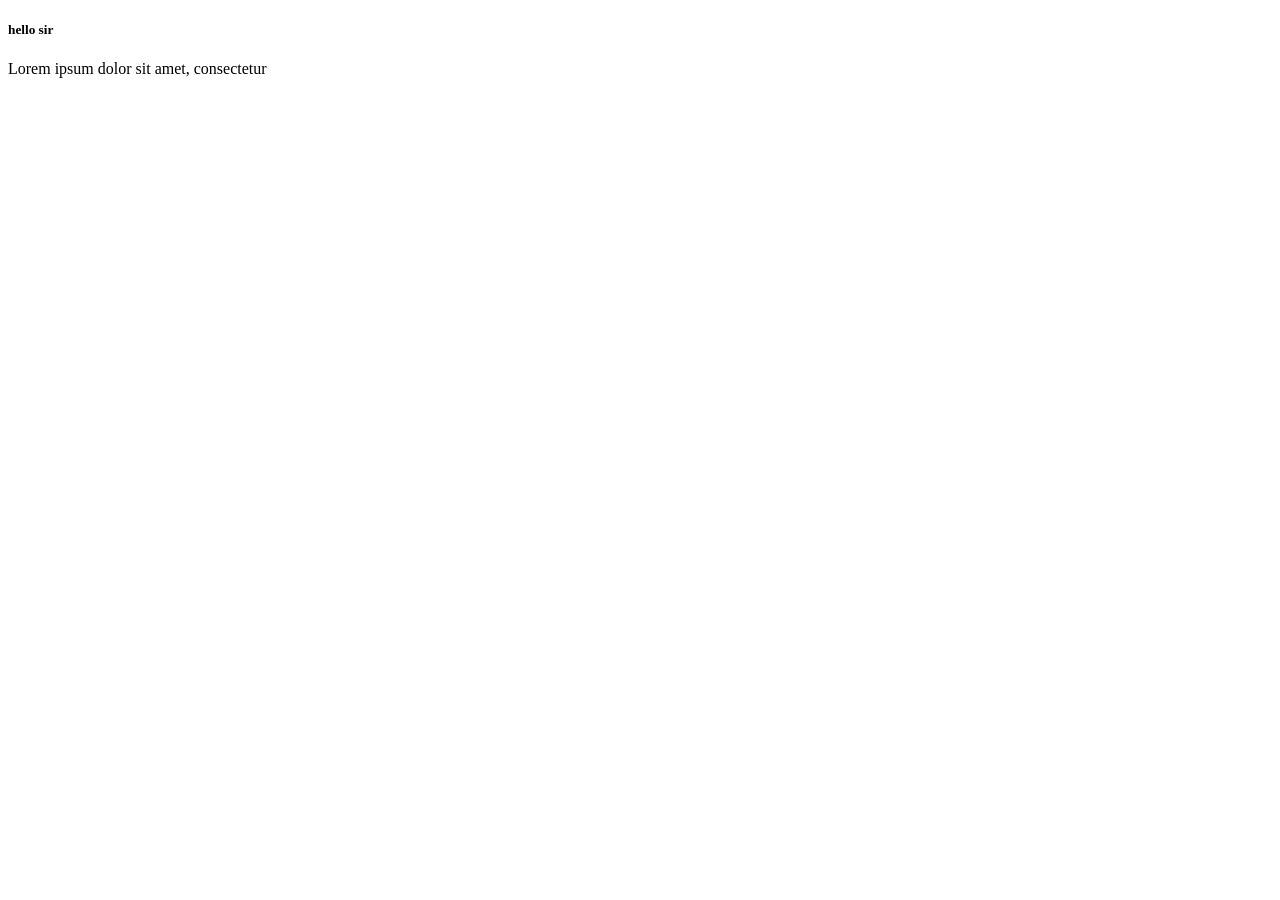
<file: index.html>
<!DOCTYPE html>
<html lang="en">
<head>
    <meta charset="UTF-8">
    <meta name="viewport" content="width=device-width, initial-scale=1.0">
    <title>Document</title>
    <link rel ="stylesheet" herf="style.css">
</head>
<body>
    <div class="container">
        <h5>hello sir</h5>
        <div class="container p">
            <p>Lorem ipsum dolor sit amet, consectetur </p>
        </div>
    </div>
</body>
</html>
</file>
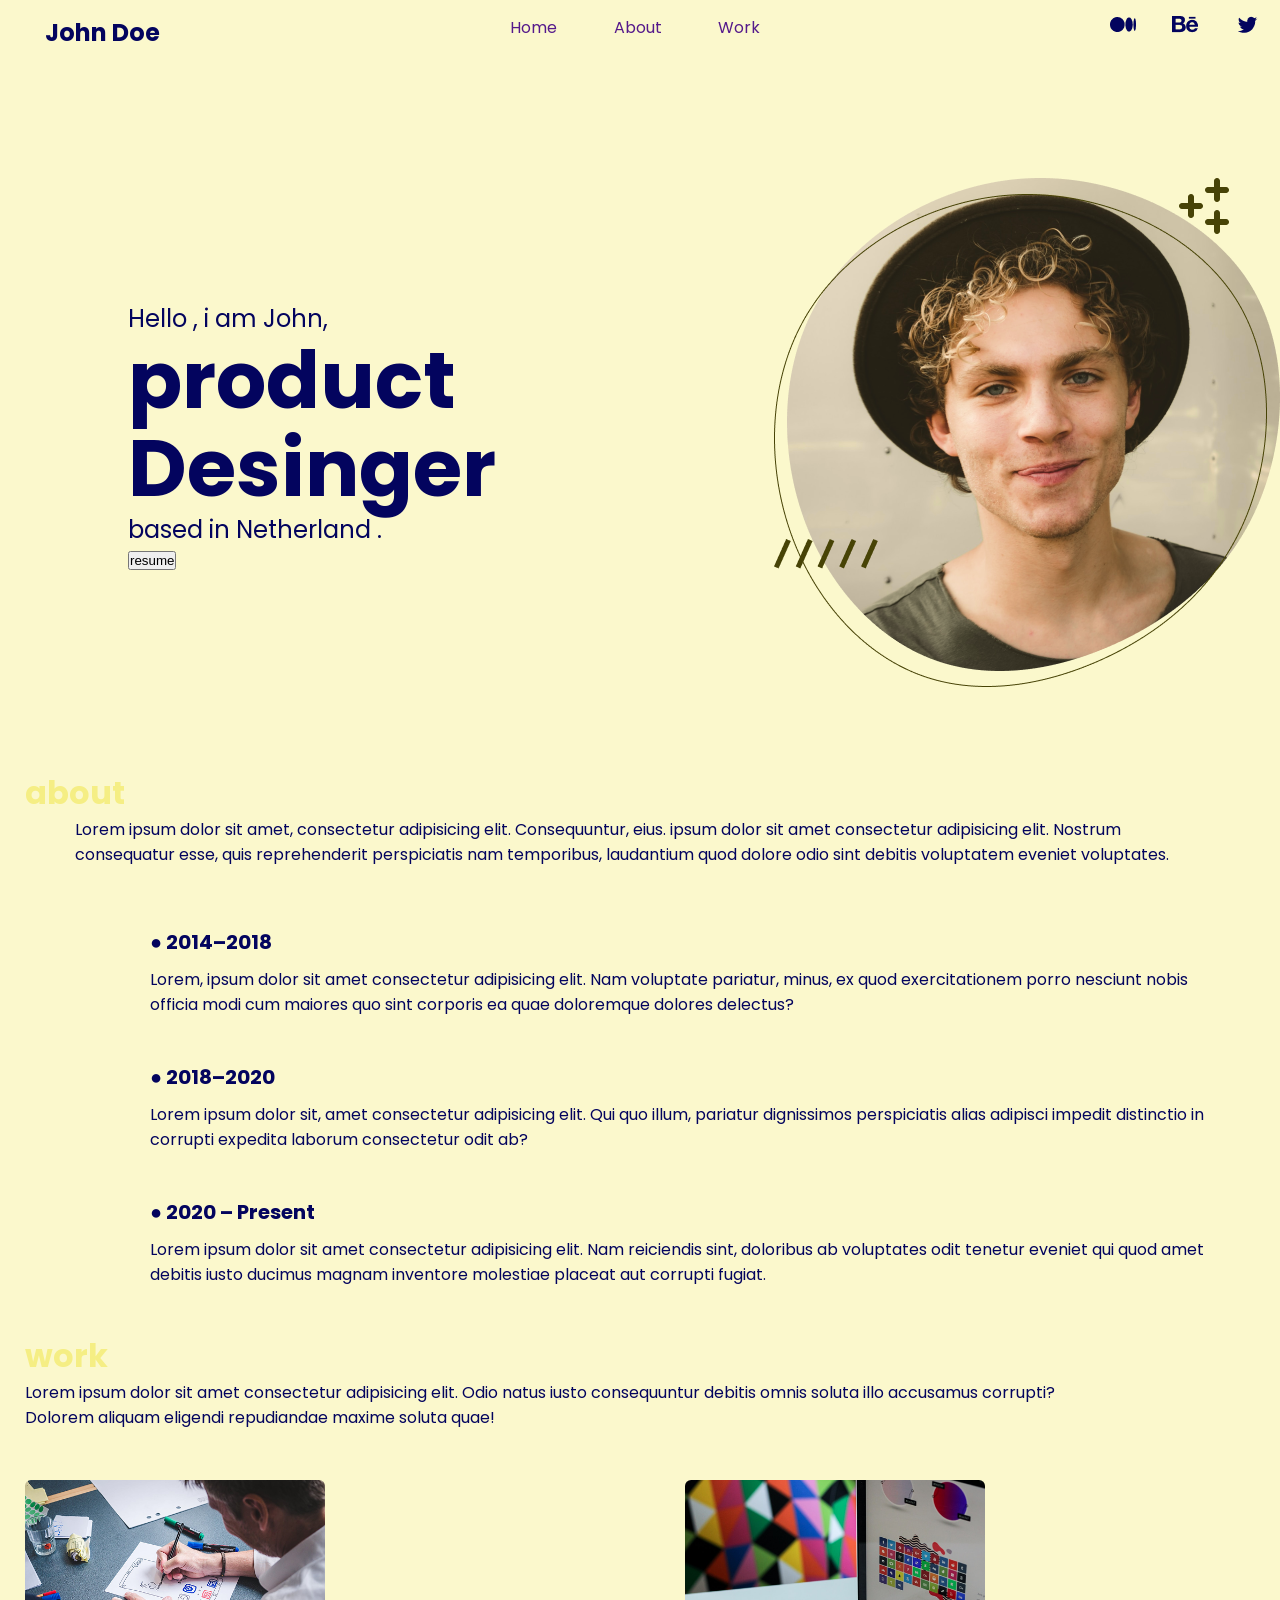
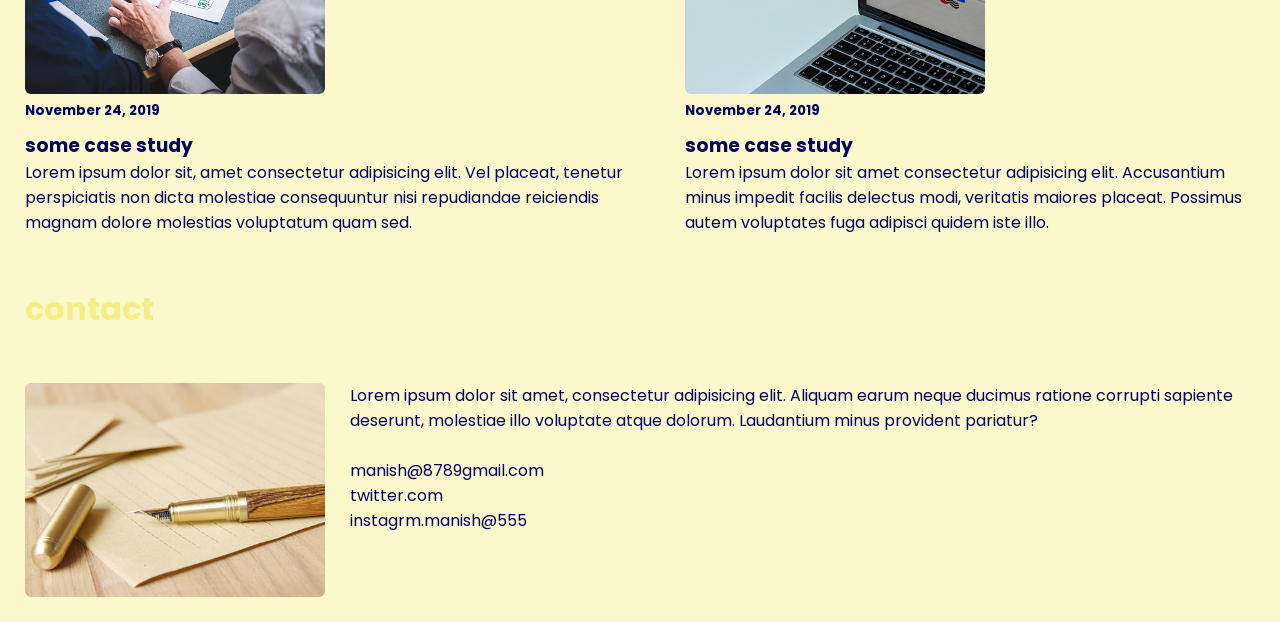
<file: project/index.html>
<!DOCTYPE html>
<html lang="en">

<head>
    <meta charset="UTF-8">
    <meta name="viewport" content="width=, initial-scale=1.0">
    <title>Document</title>
    <link rel="stylesheet" href="style.css">
</head>

<body>
    <div class="container">
        <div class="navbar">
            <div class="nav-logo">John Doe</div>
            <div class="nav item">
                <div><a href="">Home</a></div>
                <div><a href="">About</a></div>
                <div><a href="">Work</a></div>
            </div>
            <div class="nav-icons">
                <a href=""><img src="images/medium-4 1.png" alt=""></a>
                <a href=""><img src="images/behance-2 1.png" alt=""></a>
                <a href=""><img src="images/twitter-6 1.png" alt=""></a>
            </div>
        </div>
    </div>
    <div class="containe">
        <div class="hero-section">
            <div class="left-section">
                <p>Hello , i am John,</p>
                <h1>product<br>Desinger</h1>
                <p class="lead">based in Netherland .</p>

                <div class="left-button">
                    <button class="btn">resume</button>
                    <div class="button"></div>
                </div>
            </div>
            <div class="right-section">
                <div class="right-images">
                    <img class="main-image" src="images/Image.png" alt="image">
                    <img class="image-6" src="images/Group 6.png" alt="" >
                    <img class="image-10" src="images/Group 10.png" alt="" >
                </div>
            </div>
        </div>
    </div>
    <div class="section">
        <h1>about</h1>
        <p>Lorem ipsum dolor sit amet, consectetur adipisicing elit. Consequuntur, eius. ipsum dolor sit amet
            consectetur adipisicing elit. Nostrum consequatur esse, quis reprehenderit perspiciatis nam temporibus,
            laudantium quod dolore odio sint debitis voluptatem eveniet voluptates.</p>
    </div>
    <div class="time">
        <div class="item">
            <h3>● 2014–2018</h3>
            <p>Lorem, ipsum dolor sit amet consectetur adipisicing elit. Nam voluptate pariatur, minus, ex quod
                exercitationem porro nesciunt nobis officia modi cum maiores quo sint corporis ea quae doloremque
                dolores delectus?</p>
        </div>
        <div class="item">
            <h3>● 2018–2020</h3>
            <p>Lorem ipsum dolor sit, amet consectetur adipisicing elit. Qui quo illum, pariatur dignissimos
                perspiciatis alias adipisci impedit distinctio in corrupti expedita laborum consectetur odit ab?</p>
        </div>
        <div class="item">
            <h3>● 2020 – Present</h3>
            <p>Lorem ipsum dolor sit amet consectetur adipisicing elit. Nam reiciendis sint, doloribus ab voluptates
                odit tenetur eveniet qui quod amet debitis iusto ducimus magnam inventore molestiae placeat aut corrupti
                fugiat.</p>

        </div>
    </div>
    <div class="work">
        <h1>work</h1>
        <p>Lorem ipsum dolor sit amet consectetur adipisicing elit. Odio natus iusto consequuntur debitis omnis soluta
            illo accusamus corrupti? Dolorem aliquam eligendi repudiandae maxime soluta quae!</p>
    </div>
    <div class="work-section">
        <div class="work-item">
            <img src="images/Rectangle 8.png" alt="">
            <h5 class="date">November 24, 2019</h5>
            <h3>some case study</h3>
            <p>Lorem ipsum dolor sit, amet consectetur adipisicing elit. Vel placeat, tenetur perspiciatis non dicta
                molestiae consequuntur nisi repudiandae reiciendis magnam dolore molestias voluptatum quam sed.</p>
        </div>
        <div class="work-item">
            <img src="images/unsplash_ubIWo074QlU.png" alt="">
            <h5 class="date">November 24, 2019</h5>
            <h3>some case study</h3>
            <p>Lorem ipsum dolor sit amet consectetur adipisicing elit. Accusantium minus impedit facilis delectus modi,
                veritatis maiores placeat. Possimus autem voluptates fuga adipisci quidem iste illo.</p>
        </div>
    </div>
    <div class="contact">
        <h1>contact</h1>
    </div>
    <div class="contact-item">
        <img src="images/unsplash_2Xht5D22y0I.png" alt="">
        <div class="info">
            <p>Lorem ipsum dolor sit amet, consectetur adipisicing elit. Aliquam earum neque ducimus ratione corrupti
                sapiente deserunt, molestiae illo voluptate atque dolorum. Laudantium minus provident pariatur?</p>
            <p class="contact-details">
                manish@8789gmail.com<br>
                twitter.com<br>
                instagrm.manish@555</p>
        </div>
    </div>
</body>

</html>
</file>
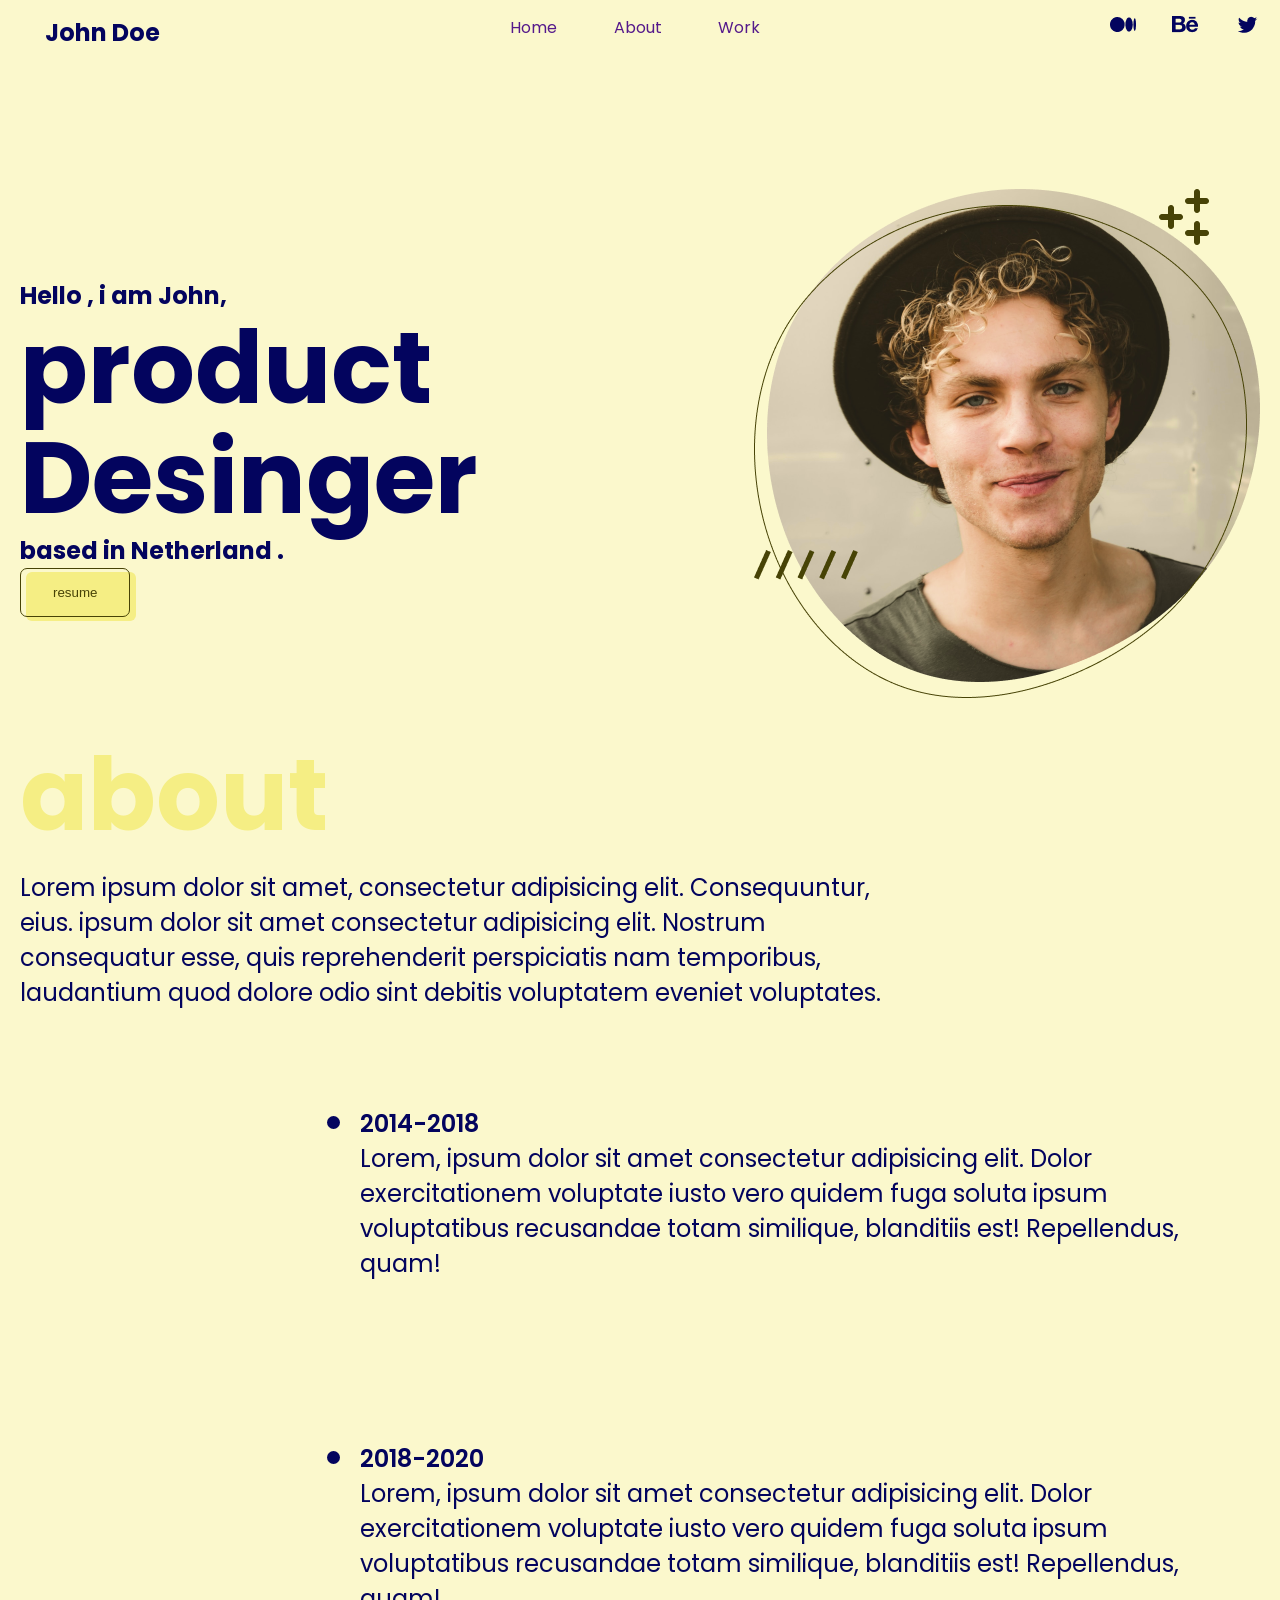
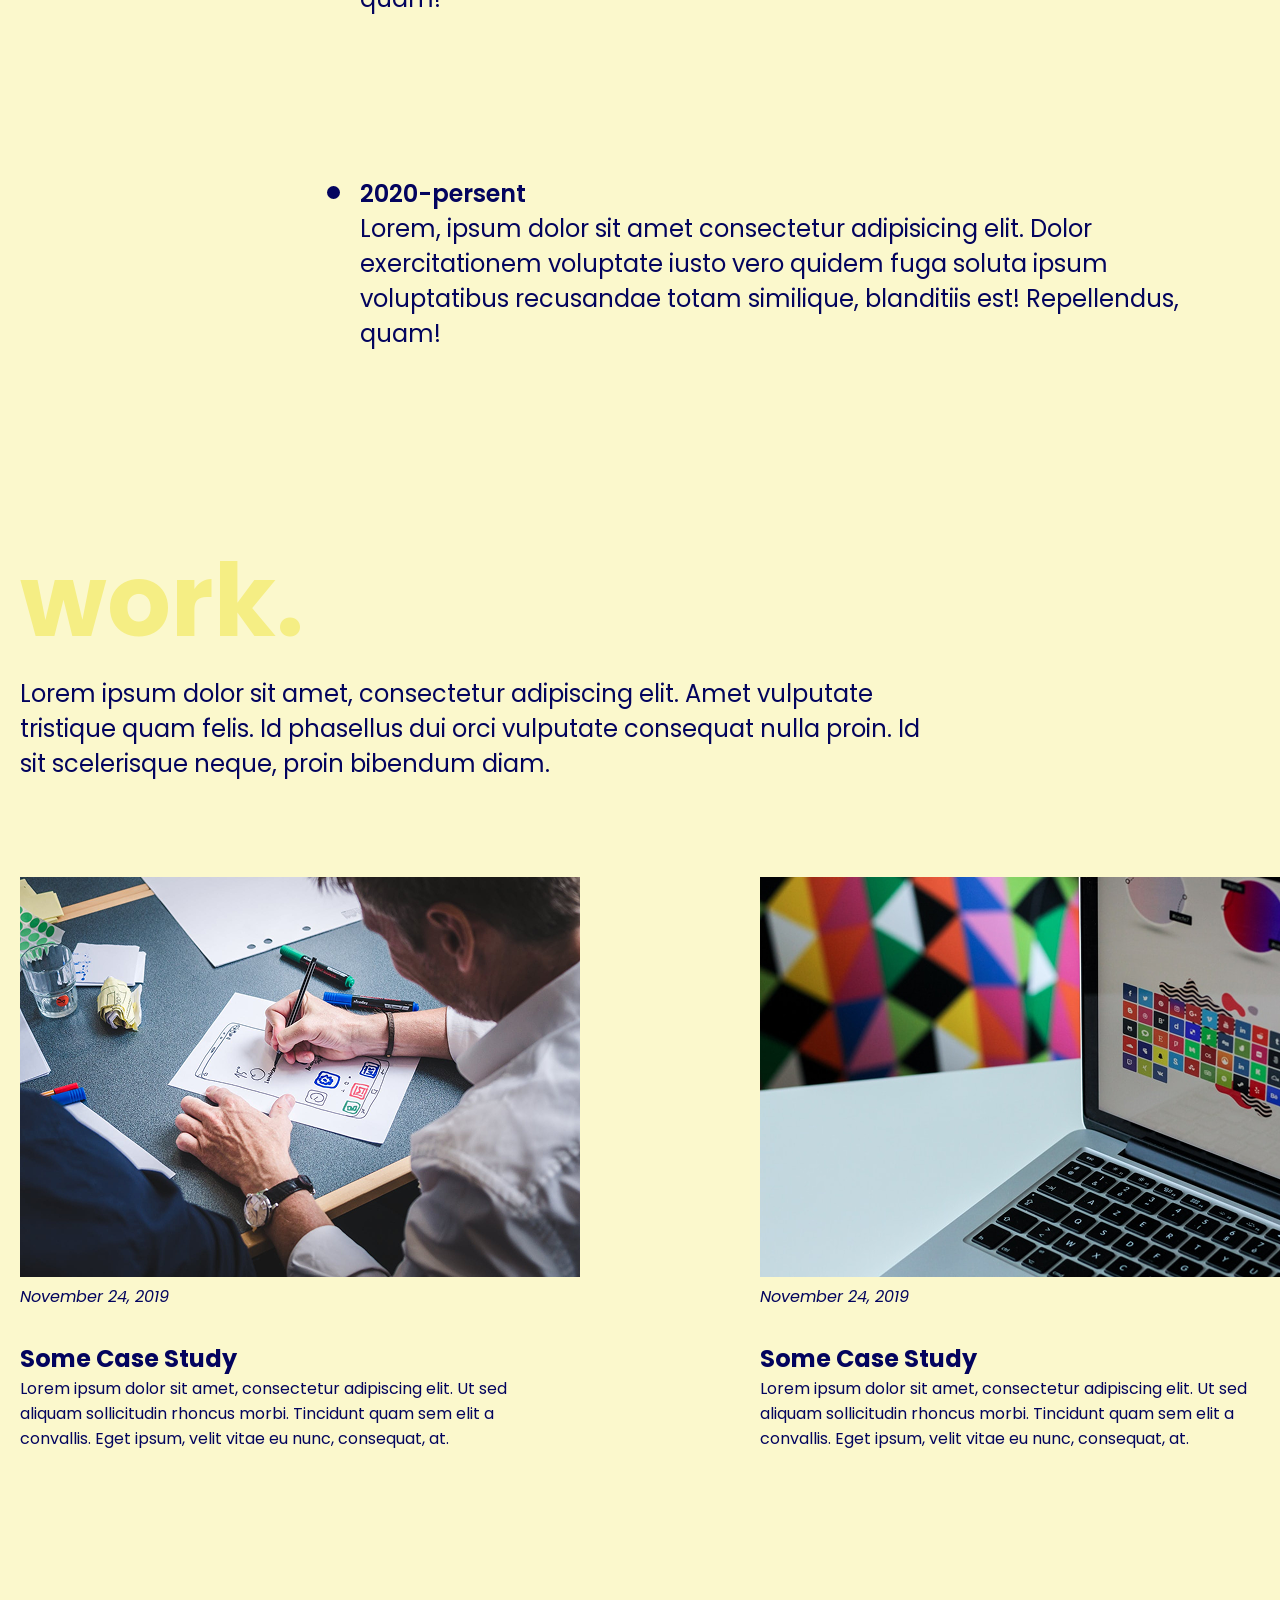
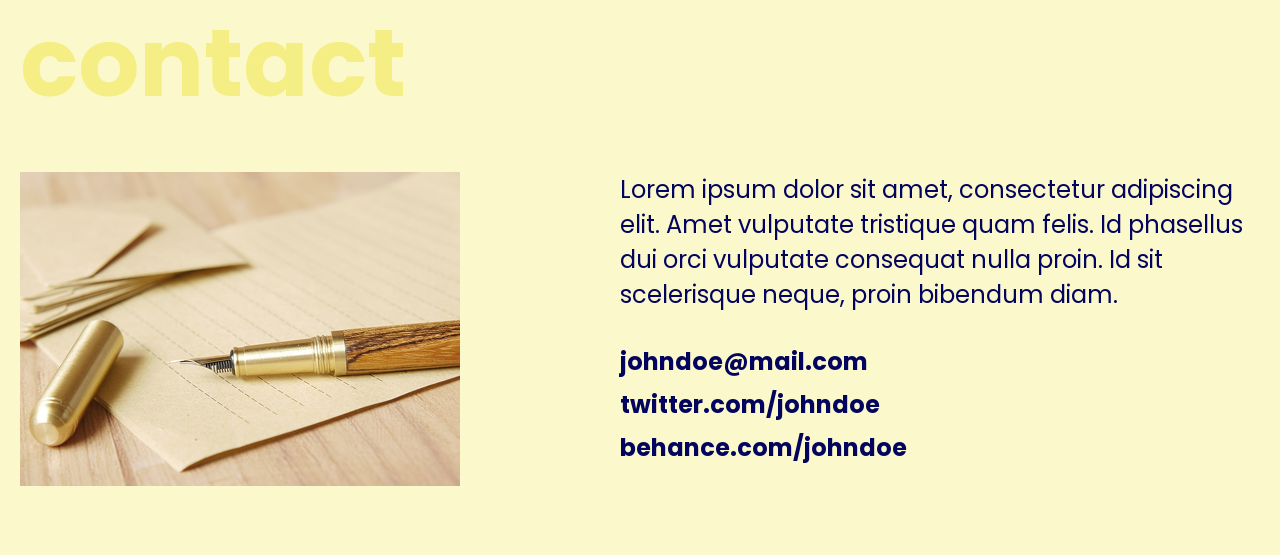
<file: project2/index.html>
<!DOCTYPE html>
<html lang="en">

<head>
    <meta charset="UTF-8">
    <meta name="viewport" content="width=, initial-scale=1.0">
    <title>Document</title>
    <link rel="stylesheet" href="style.css">
</head>

<body>
    <div class="container">
        <div class="navbar">
            <div class="nav-logo">John Doe</div>
            <div class="nav-items">
                <div><a href="">Home</a></div>
                <div><a href="">About</a></div>
                <div><a href="">Work</a></div>
            </div>
            <div class="nav-icons">
                <a href=""><img src="images/medium-4 1.png" alt=""></a>
                <a href=""><img src="images/behance-2 1.png" alt=""></a>
                <a href=""><img src="images/twitter-6 1.png" alt=""></a>
            </div>
        </div>
    </div>
    <div class="container">
        <div class="hero-section">
            <div class="left-section">
                <h3>Hello , i am John,</h3>
                <h1>product Desinger</h1>
                <h3>based in Netherland .</h3>
                <div class="left-button">
                    <button>resume</button>
                    <div class="button-rectangle"></div>
                </div>
            </div>
            <div class="right-section">
                <div class="right-images">
                    <img class="main-image" src="images/Image.png" alt="image">
                    <img class="group-6" src="images/Group 6.png" alt="image">
                    <img class="group-10" src="images/Group 10.png" alt="image">
                </div>
            </div>
        </div>
    </div>

    <div class="container">
        <div class="about-section">
            <h1>about</h1>
            <p class="subheading">Lorem ipsum dolor sit amet, consectetur adipisicing elit. Consequuntur, eius. ipsum
                dolor sit amet
                consectetur adipisicing elit. Nostrum consequatur esse, quis reprehenderit perspiciatis nam temporibus,
                laudantium quod dolore odio sint debitis voluptatem eveniet voluptates.</p>

            <div class="timeline">
                <div class="timeline-item">
                    <span class="timeline-dot"></span>
                    <div class="timeline-content">
                        <div class="timeline-year">2014-2018</div>
                        <p>Lorem, ipsum dolor sit amet consectetur adipisicing elit. Dolor exercitationem voluptate
                            iusto
                            vero quidem fuga soluta ipsum voluptatibus recusandae totam similique, blanditiis est!
                            Repellendus, quam!</p>
                    </div>
                </div>
                <div class="timeline-item">
                    <span class="timeline-dot"></span>
                    <div class="timeline-content">
                        <div class="timeline-year">2018-2020</div>
                        <p>Lorem, ipsum dolor sit amet consectetur adipisicing elit. Dolor exercitationem voluptate
                            iusto
                            vero quidem fuga soluta ipsum voluptatibus recusandae totam similique, blanditiis est!
                            Repellendus, quam!</p>
                    </div>
                </div>
                <div class="timeline-item">
                    <span class="timeline-dot"></span>
                    <div class="timeline-content">
                        <div class="timeline-year">2020-persent</div>
                        <p>Lorem, ipsum dolor sit amet consectetur adipisicing elit. Dolor exercitationem voluptate
                            iusto
                            vero quidem fuga soluta ipsum voluptatibus recusandae totam similique, blanditiis est!
                            Repellendus, quam!</p>
                    </div>
                </div>
            </div>
        </div>

    </div>
    </div>
    <div class="container">
        <div class="work-section">
            <h2>work.</h2>
            <p class="subheading">Lorem ipsum dolor sit amet, consectetur adipiscing elit. Amet vulputate tristique quam
                felis. Id phasellus dui orci vulputate consequat nulla proin. Id sit scelerisque neque, proin bibendum
                diam.</p>
            <div class="wrok-section-content">
                <div class="wrok-section-card">
                    <img src="images/Rectangle 8.png" alt="">
                    <i>November 24, 2019</i>
                    <h4>Some Case Study</h4>
                    <p>Lorem ipsum dolor sit amet, consectetur adipiscing elit. Ut sed aliquam sollicitudin rhoncus
                        morbi. Tincidunt quam sem elit a convallis. Eget ipsum, velit vitae eu nunc, consequat, at.</p>
                </div>
                <div class="wrok-section-card">
                    <img src="images/unsplash_ubIWo074QlU.png" alt="">
                    <i>November 24, 2019</i>
                    <h4>Some Case Study</h4>
                    <p>Lorem ipsum dolor sit amet, consectetur adipiscing elit. Ut sed aliquam sollicitudin rhoncus
                        morbi. Tincidunt quam sem elit a convallis. Eget ipsum, velit vitae eu nunc, consequat, at.</p>
                </div>
            </div>
        </div>
    </div>
    </div>
    <div class="container">
        <div class="contact">
            <h2>contact</h2>
        </div>
        <div class="contact-section">
            <div class="contact-section-images">
                <img src="images/unsplash_2Xht5D22y0I.png" alt="">
            </div>
            <div class="contact-section-text">
                <p class="subheading">Lorem ipsum dolor sit amet, consectetur adipiscing elit. Amet vulputate tristique
                    quam felis. Id phasellus dui orci vulputate consequat nulla proin. Id sit scelerisque neque, proin
                    bibendum diam.</p>
                <div class="email">
                    <h4>johndoe@mail.com</h4>
                    <h4>twitter.com/johndoe</h4>
                    <h4>behance.com/johndoe</h4>
                </div>
            </div>
        </div>
    </div>
</body>

</html>
</file>
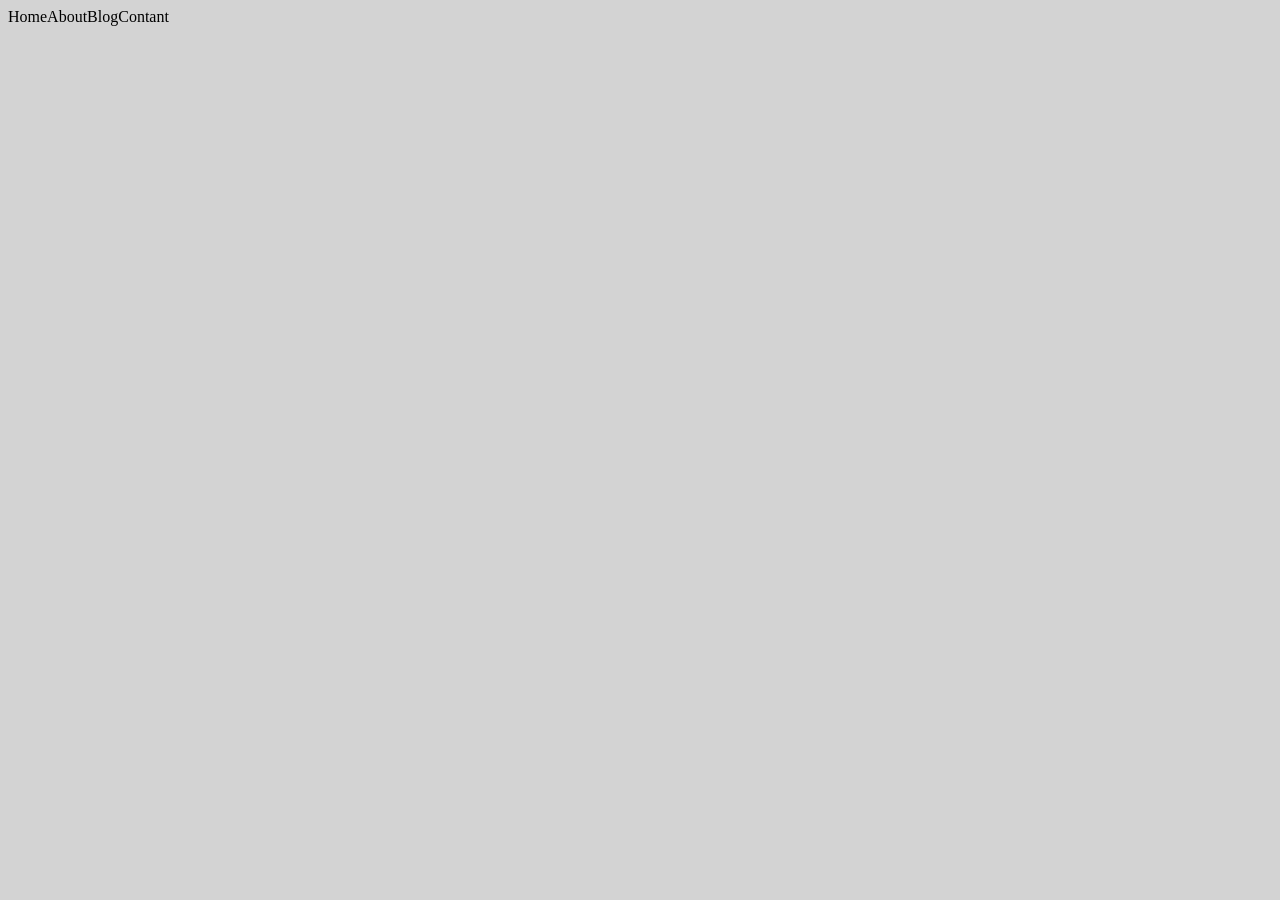
<file: web/index.html>
<!DOCTYPE html>
<html lang="en">
<head>
    <meta charset="UTF-8">
    <meta name="viewport" content="width=device-width, initial-scale=1.0">
    <title>Document</title>
    <link rel="stylesheet" href="style.css">

</head>
<body>
    <div class="container">
        <div class="tab">
            <div class="home">Home</div>
            <div class="About">About</div>
            <div class="Blog">Blog</div>
            <div class="Contant">Contant</div>
        </div>
    </div>
</body>
</html>
</file>
<file: project/style.css>
@import url('https://fonts.googleapis.com/css2?family=Poppins:ital,wght@0,100;0,200;0,300;0,400;0,500;0,600;0,700;0,800;0,900;1,100;1,200;1,300;1,400;1,500;1,600;1,700;1,800;1,900&display=swap');
:root {
    --dark-blue: #03045E;
    --dark-Broun: #474306;
    --yellow: #F5EE84;
    --light-yellow: #FBF8CC;
}

* {
    margin: 0;
    padding: 0;
    box-sizing: border-box;
}

body {
    background-color: var(--light-yellow);
    font-family: 'poppins';
}
.container{
    max-width: 1240px;
    margin: 0 auto;
    padding-top: 15px;

}
.nav-logo{
   color: var(--dark-blue);
   font-size: 1.5rem;
   font-weight: bold;
   padding-left: 25px;
}

.nav.item {
    display: flex;
    justify-content: space-between;
    max-width: 250px;
    width: 100%;
   
}
.item a{
text-decoration: none;
}

.navbar {
    display: flex;
    justify-content: space-between;
}

.nav-icons {
    display: flex;
    justify-content: space-between;
    max-width: 150px;
    width: 100%;
}
/*hero-section*/
.hero-section{
    display:flex;
    margin-top: 10%;
    justify-content: space-between;
    align-items: center;
    margin-left: 10%;
}

.hero-section .left-section p:first-child  {
    color: var(--dark-blue);
    font-size: 1.5rem;
}
.hero-section .left-section h1{
    color: var(--dark-blue);
    font-size: 5rem;
    line-height: 1.1;
}
.lead{
    color: var(--dark-blue);
    font-size: 1.5rem;
}

.right-images{
    width:100%;
    height:100%;
    position: relative;
}
.right-section .right-images .image-6{
    position: absolute;
    top: 70%;
    left:0%;
}
.right-section .right-images .image-10{
    position: absolute;
    top:0%;
    right:10%
}
/*timeline section*/
.section{
    margin-left: 25px;
    text-overflow: ellipsis;
    margin-top: 75px;
}
.section h1{
    color:var(--yellow)
}
.section p{
    color:var(--dark-blue);
    margin-left: 50px;
    padding-right: 100px;
}
.time .item {
    margin-bottom: 45px;
    padding-right: 20px;
}
.time .item p{
    padding-right: 50px;
}
.time .item h3 {
    font-size: 20px;
    margin-bottom: 10px;
}

.time{
    margin-top: 60px;
    padding-left: 150px;
    color: var(--dark-blue);
}
.work h1{
    color: var(--yellow);
}
.work{
    padding-left: 25px;
    padding-bottom: 50px;
  
    color: var(--dark-blue);
}
.work p{
    padding-right: 175px;
}
.work-section{
    display: flex;
}
.work-item{
    padding-left: 25px;
    color: var(--dark-blue);
}
.work-item img{
    width: 300px;
   /* padding-left: 15px;*/
  height: auto;
    border-radius: 6px;
}
.work-item p{
    padding-right: 15px;
}
.date{
    padding-bottom: 10px;
}
.contact{
    color:var(--yellow);
    padding-left: 25px;
    padding-bottom: 25px;
    padding-top: 50px;
}
.contact-item{
    display: flex;
     padding: 25px;
     color: var(--dark-blue);
}
.contact-item img{
    width: 300px;
    height: auto;
    border-radius: 6px;
}
.info{
    padding-left: 25px;;
}
.contact-details{
    padding-top: 25px;
}
</file>
<file: project2/style.css>
@import url('https://fonts.googleapis.com/css2?family=Poppins:ital,wght@0,100;0,200;0,300;0,400;0,500;0,600;0,700;0,800;0,900;1,100;1,200;1,300;1,400;1,500;1,600;1,700;1,800;1,900&display=swap');

:root {
    --dark-blue: #03045E;
    --dark-Broun: #474306;
    --yellow: #F5EE84;
    --light-yellow: #FBF8CC;
}

* {
    margin: 0;
    padding: 0;
    box-sizing: border-box;
}

body {
    background-color: var(--light-yellow);
    font-family: 'poppins';
}

/* ================= NAVBAR ================= */
.nav-logo {
    color: var(--dark-blue);
    font-size: 1.5rem;
    font-weight: bold;
    padding-left: 25px;
}

.nav-items {
    display: flex;
    justify-content: space-between;
    max-width: 250px;
    width: 100%;
}

.nav-items a {
    text-decoration: none;
}

.navbar {
    display: flex;
    justify-content: space-between;
}

.nav-icons {
    display: flex;
    justify-content: space-between;
    max-width: 150px;
    width: 100%;
}

.container {
    max-width: 1240px;
    width: 100%;
    margin: 0 auto;
    padding-top: 15px;
    
}

/* ================= HERO SECTION ================= */
.hero-section{
    display:flex;
    justify-content: space-between;
    align-items: center;
    margin-top: 10%;
}
.hero-section .left-section h3{
    font-size:1.5em ;
    color: var(--dark-blue);
}
.hero-section .left-section h1{
    font-size: 6.25rem;
    line-height: 1.1;
    color: var(--dark-blue);
}

.left-section .left-button button{
    padding: 1rem 2rem;
    background-color: transparent;
    border-radius: 7px;
    border: 1px solid var(--dark-Broun);
    color: var(--dark-Broun);
    translate: all  ;
}

.left-section .left-button button:hover{
    transform: translate(1.5em);
}
.left-section .left-button{
    position: relative;
    display: inline-block;
}
.left-section .left-button .button-rectangle{
    width: 50px;
    height: 50px;
    background-color: var(--yellow);
    position: absolute;
    width: 100%;
    height: 100%;
    z-index: -1;
    top:10%;
    left:5%;
    border-radius: 6px;
}
.right-images{
    position: relative;
}
.right-section .right-images .group-6{
    position: absolute;
    left:0%;
    top:70%;
}


.right-section .right-images .group-10{
    position: absolute;
    top:0%;
    right: 10%;
}
/* ================= ABOUT SECTION ================= */
.about-section h1{
    font-size: 6.25rem;
    color: var(--yellow);
}
.about-section p{
    font-size: 1.5rem;
    max-width: 900px;
    width: 100%;
    color: var(--dark-blue);
}
.timeline{
    display: flex;
    flex-direction: column;
    align-items:flex-end;
    
}
.timeline-item{
    display: flex;
    color: var(--dark-blue);
    gap: 20px;
    margin-bottom:5rem;
}
.timeline-dot{
    width:13px;
    height:13px;
    background-color: var(--dark-blue);
    border-radius: 50%;
    margin-top: 0.6rem;
}
.timeline-content{
     margin-bottom: 5rem;
}
.timeline-content .timeline-year{
    font-size: 1.5rem;
    font-weight: 600;
    color: var(--dark-blue);
   
}
.about-section .subheading{
    margin-bottom: 6rem;
}
/*==========wrok-section===========*/
.work-section h2{
    font-size: 6.25rem;
    color: var(--yellow);

}
.work-section .subheading{
    font-size: 1.5rem;
    max-width: 900px;
    width: 100%;
    margin-bottom: 6rem;
    color: var(--dark-blue);
}

.wrok-section-content{
    color: var(--dark-blue);
    display: flex;
    justify-content: space-between;
}

.wrok-section-content .wrok-section-card{
    max-width: 500px;
    width: 100%;

}
.wrok-section-card h4{
    font-size:1.5rem;
}
.wrok-section p{
    font-size:1.125rem;
    margin-top: 1rem;

}
.wrok-section-card h4{
    margin-top: 2rem;
}
/*==================contact-section=================*/
.contact{
    font-size: 4rem;
    color: var(--yellow);
    font-weight: 800;
    margin-top: 10%;
    margin-bottom: 3%;
}
.contact-section{
    color: var(--dark-blue);
    display: flex;
    justify-content: space-between;
    margin-bottom: 5%;
}
.contact-section-images{
    max-width: 500px;
    width: 100%;
}
.contact-section-text .subheading{
    font-size: 1.5rem;
    max-width: 640px;
    width: 100%;
    margin-bottom: 2rem;
}
.email {
    display: flex;
    flex-direction: column;
    gap: 0.5rem;
    font-size: 1.5rem;
}


@media (max-width:1024px){
    .container{
        padding: 0 3rem;
    }
    .navbar .nav-logo{
        font-size: 1.3rem;
    }
    .nav-items a{
        font-size: 1rem;
    }

    .nav-icons img{
        width: 70%;
    }

    .hero-section .left-section h1{
        font-size: 5rem;
    }
    .right-section .right-images img{
        max-width: 90%;
    }

    .left-section{
        max-width: 600px;
        width: 100%;

    }

    .right-section{
        width: 300px;
    }
}



@media (max-width:780px){
    .hero-section{
        flex-direction: column;
    }

    .nav-items{
        display: none;
    }

    .nav-icons{
        display: none;
    }

    .left-section{
        text-align: center;
        margin-bottom: 5rem;

    }

    .hero-section .left-section h1{
        font: size 4rem;
    }
}
</file>
<file: web/style.css>
body{
    background-color: lightgrey;

}
.container{
    width: auto;
}
.tab{
    display: flex;
    flex-direction: row;
}
</file>
